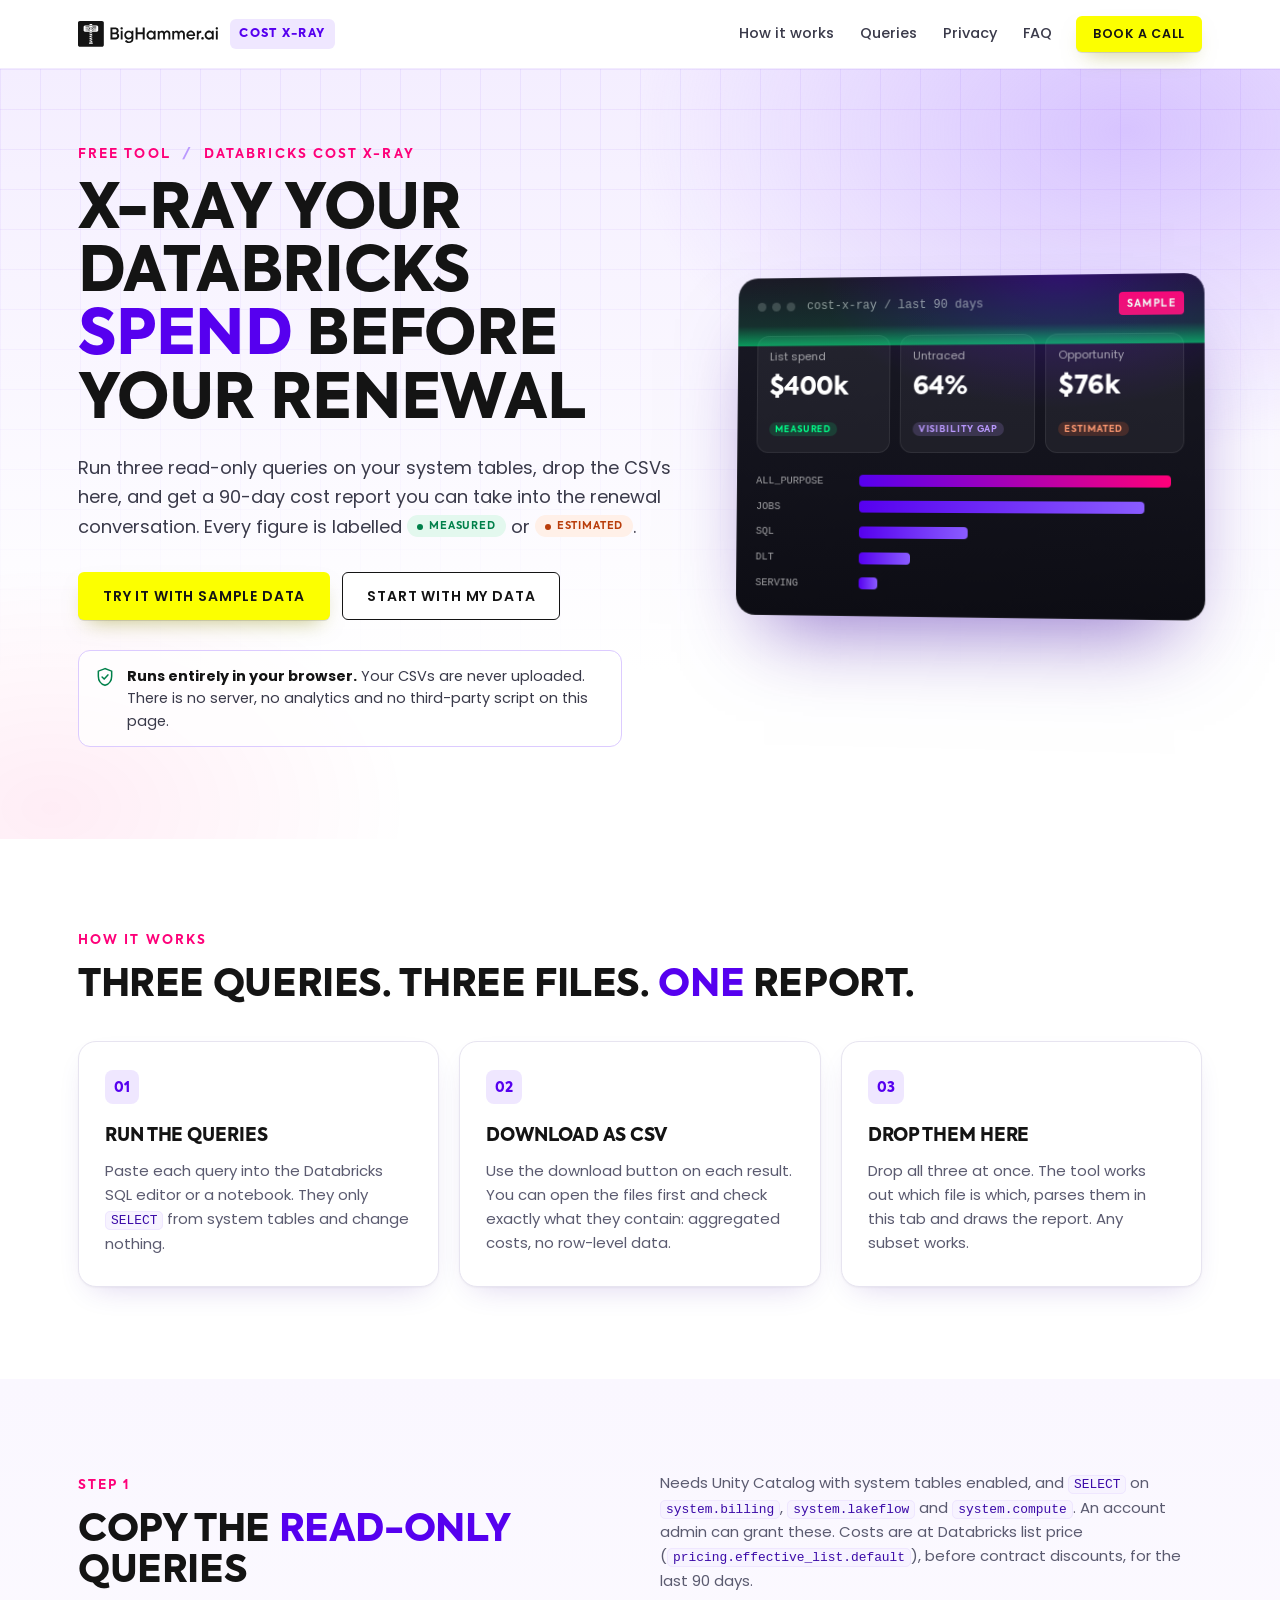
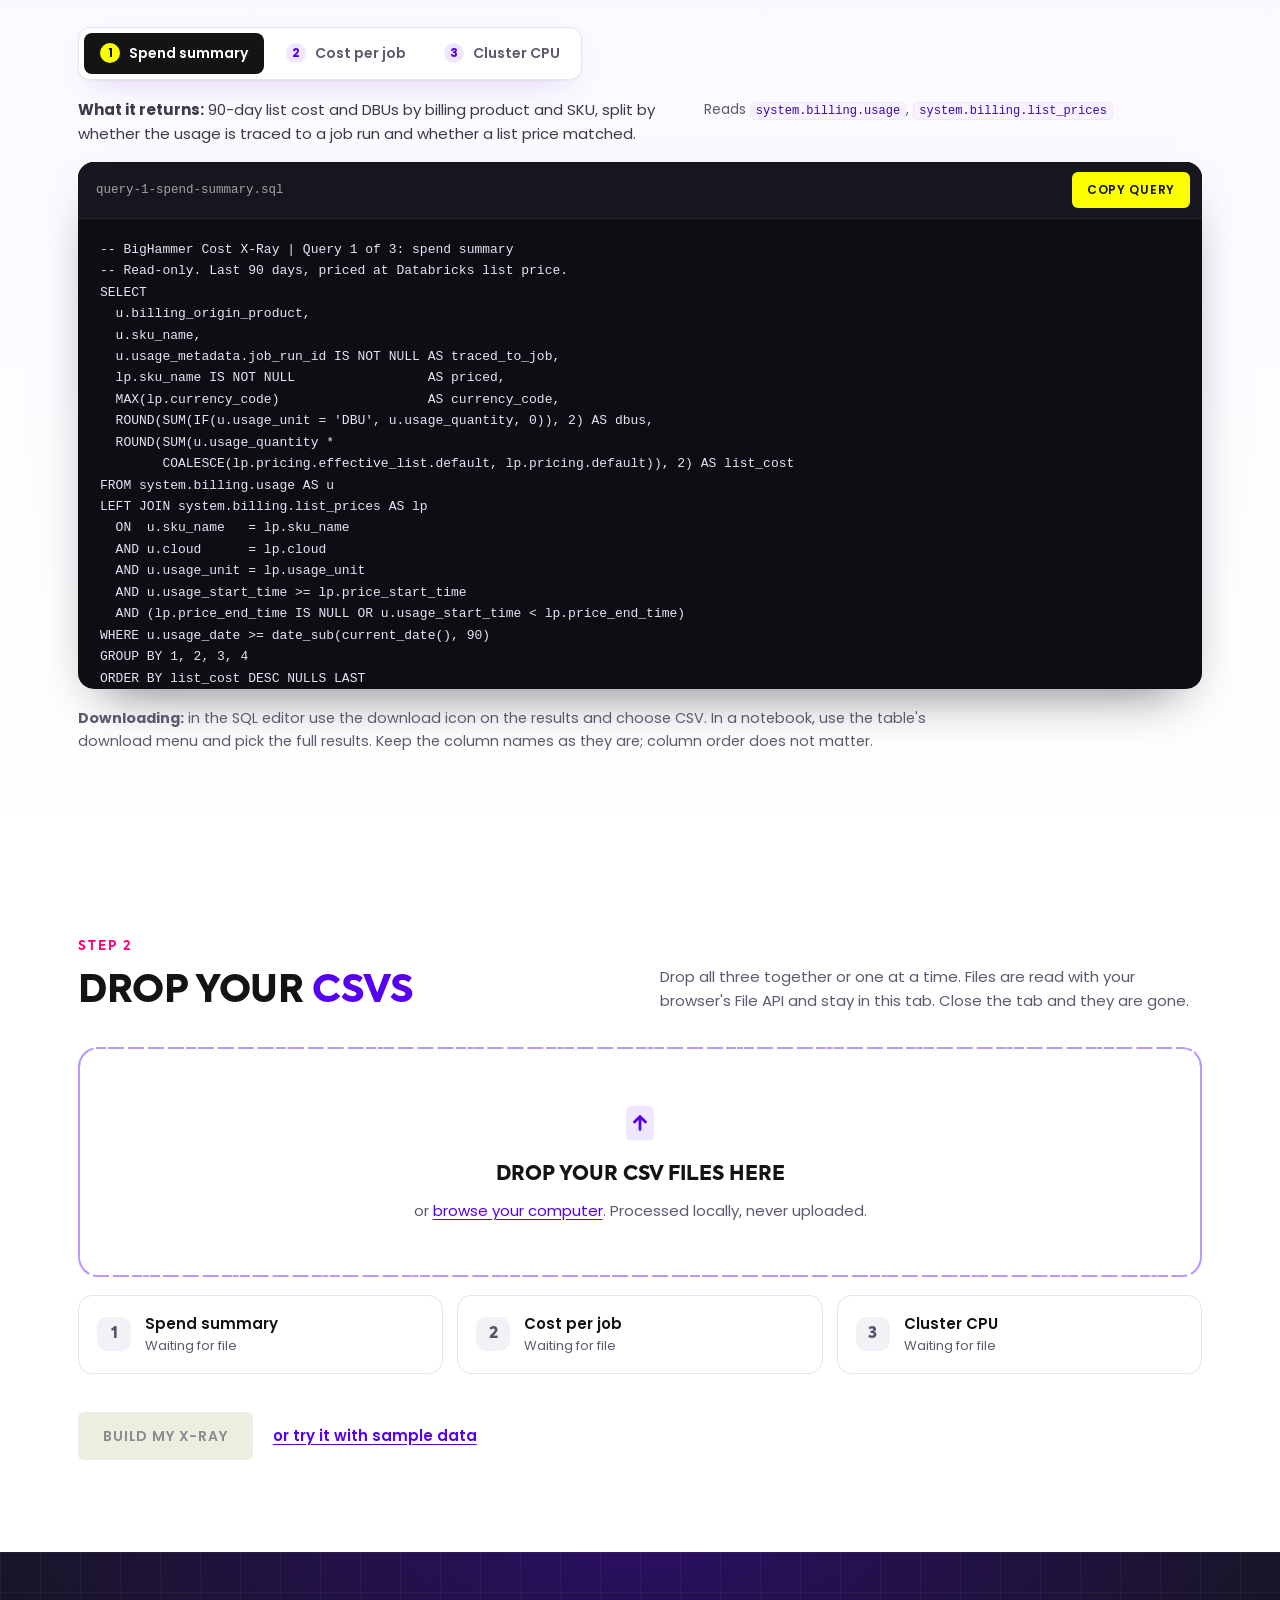
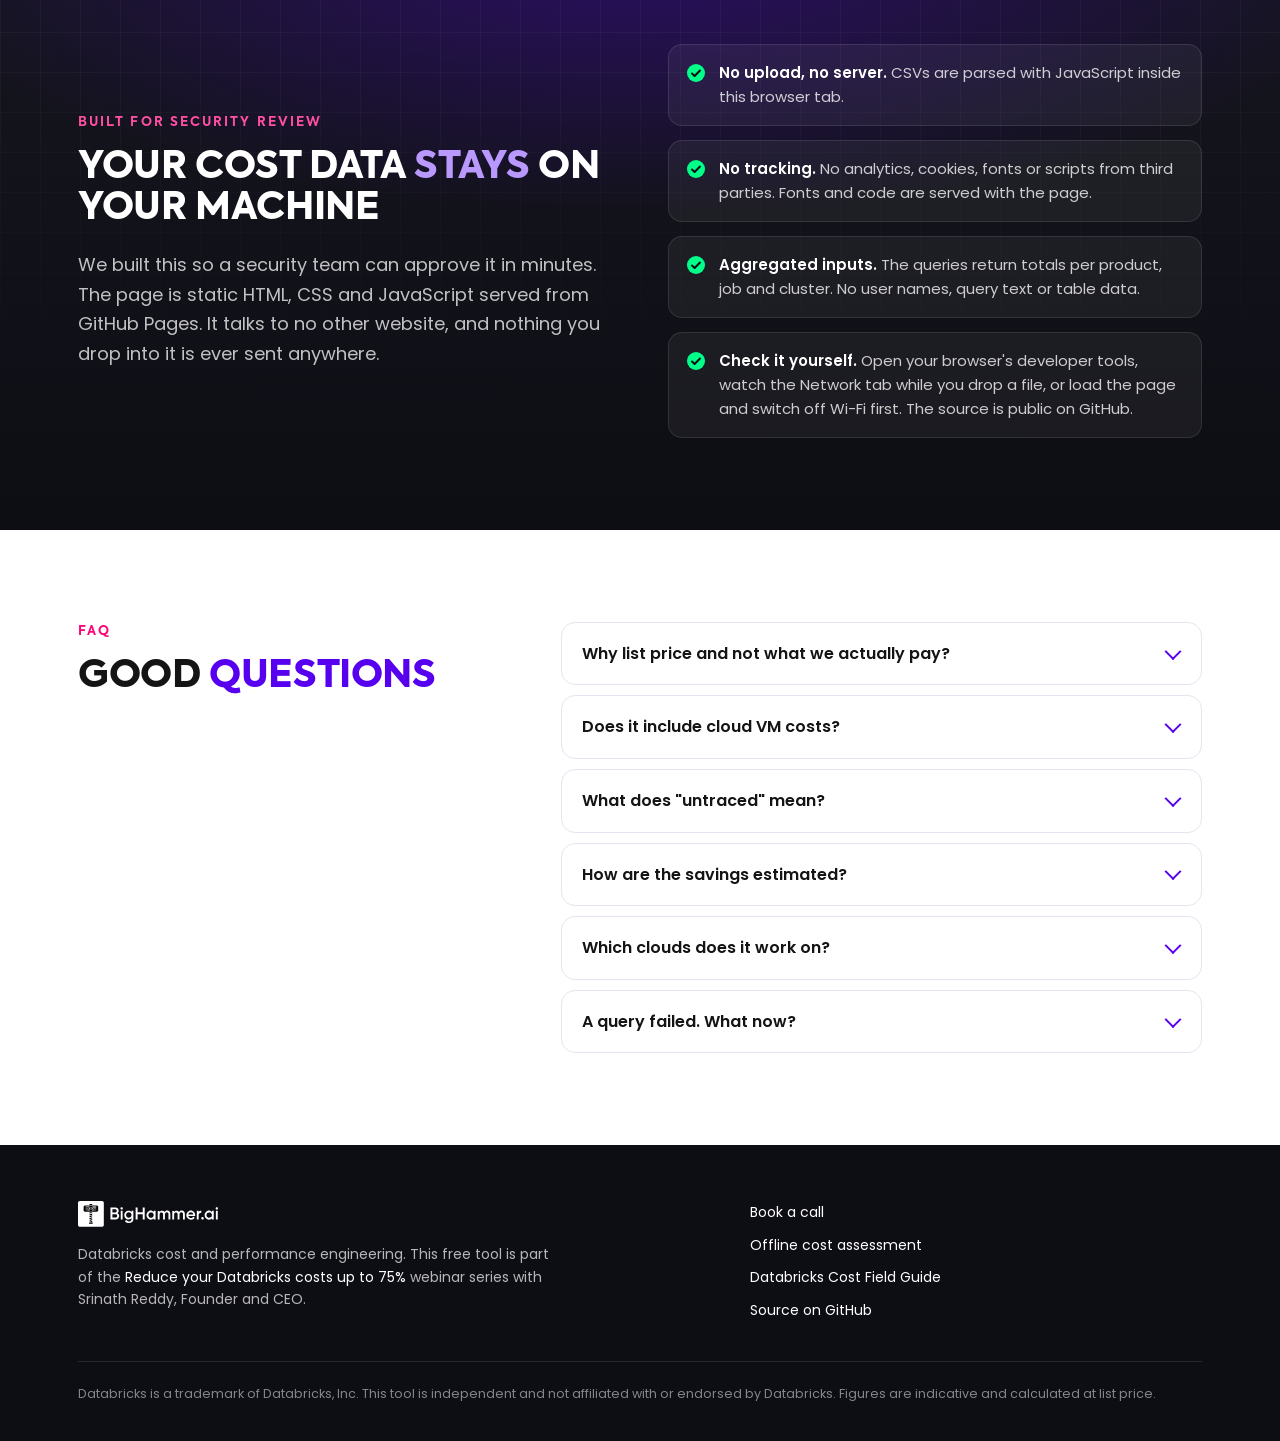
<file: index.html>
<!doctype html>
<html lang="en-GB">
<head>
<meta charset="utf-8">
<meta name="viewport" content="width=device-width,initial-scale=1">
<title>Databricks Cost X-Ray | Free 90-day cost report | BigHammer.ai</title>
<meta name="description" content="Run three read-only SQL queries on your Databricks system tables, drop the CSVs in, and get an instant 90-day cost report. Runs entirely in your browser: nothing is uploaded.">
<link rel="canonical" href="https://adisuja.github.io/bighammer-cost-xray/">
<meta property="og:type" content="website">
<meta property="og:site_name" content="BigHammer.ai">
<meta property="og:title" content="Databricks Cost X-Ray: a free 90-day cost report">
<meta property="og:description" content="Three read-only queries, three CSVs, one report. See spend by product, failed-run cost, scheduled jobs on All-Purpose compute and under-used clusters. Nothing leaves your browser.">
<meta property="og:url" content="https://adisuja.github.io/bighammer-cost-xray/">
<meta property="og:image" content="https://adisuja.github.io/bighammer-cost-xray/og.png">
<meta property="og:image:width" content="1200">
<meta property="og:image:height" content="630">
<meta property="og:image:alt" content="Databricks Cost X-Ray by BigHammer.ai: a free 90-day cost report that runs in your browser">
<meta name="twitter:card" content="summary_large_image">
<meta name="twitter:title" content="Databricks Cost X-Ray: a free 90-day cost report">
<meta name="twitter:description" content="Three read-only queries, three CSVs, one report. Nothing leaves your browser.">
<meta name="twitter:image" content="https://adisuja.github.io/bighammer-cost-xray/og.png">
<meta name="theme-color" content="#5600EF">
<link rel="icon" href="favicon.svg" type="image/svg+xml">
<link rel="icon" href="favicon-32.png" sizes="32x32" type="image/png">
<link rel="apple-touch-icon" href="apple-touch-icon.png">
<link rel="preload" href="brand/fonts/axiforma-800.woff2" as="font" type="font/woff2" crossorigin>
<link rel="preload" href="brand/fonts/poppins-400.woff2" as="font" type="font/woff2" crossorigin>
<link rel="stylesheet" href="brand/brand.css">
<link rel="stylesheet" href="assets/app.css">
</head>
<body>
<a class="skip" href="#main">Skip to content</a>

<div class="sample-ribbon" id="sampleRibbon" hidden role="status">
  <span class="sr-dot" aria-hidden="true"></span> SAMPLE DATA <span class="sr-sep" aria-hidden="true">/</span> <span class="sr-note">synthetic workloads, not a real account</span>
  <button type="button" class="sr-btn" data-action="reset">Use my own data</button>
</div>

<header class="nav" id="top">
  <div class="wrap nav-in">
    <a class="brand" href="./" aria-label="Databricks Cost X-Ray home">
      <img src="brand/bighammer-logo-dark.svg" alt="BigHammer.ai" width="150" height="28">
      <span class="brand-tool">Cost X-Ray</span>
    </a>
    <nav class="nav-links" aria-label="Page sections">
      <a href="#how">How it works</a>
      <a href="#queries">Queries</a>
      <a href="#privacy">Privacy</a>
      <a href="#faq">FAQ</a>
    </nav>
    <a class="btn btn-y btn-sm" href="https://bighammer.ai/book-demo/?utm_source=cost-xray&amp;utm_medium=lead-magnet&amp;utm_campaign=dbx-webinar-nurture-2026&amp;utm_content=nav-book-call">Book a call</a>
  </div>
</header>

<main id="main">
<!-- ================= LANDING ================= -->
<div id="landing">
  <section class="hero">
    <div class="grid-bg" aria-hidden="true"></div>
    <div class="wrap hero-in">
      <div class="hero-copy">
        <p class="eyebrow">Free tool <span class="dot" aria-hidden="true">/</span> Databricks Cost X-Ray</p>
        <h1 class="h1">X-ray your Databricks <em>spend</em> before your renewal</h1>
        <p class="lede">Run three read-only queries on your system tables, drop the CSVs here, and get a 90-day cost report you can take into the renewal conversation. Every figure is labelled <span class="chip chip-m">Measured</span> or <span class="chip chip-e">Estimated</span>.</p>
        <div class="hero-ctas">
          <button type="button" class="btn btn-y" data-action="sample">Try it with sample data</button>
          <a class="btn btn-ghost" href="#queries">Start with my data</a>
        </div>
        <div class="trust" id="trustline">
          <svg viewBox="0 0 24 24" width="20" height="20" aria-hidden="true"><path d="M12 2 4 5v6c0 5 3.4 9.4 8 11 4.6-1.6 8-6 8-11V5l-8-3Z" fill="none" stroke="currentColor" stroke-width="1.8"/><path d="m8.5 12 2.5 2.5 4.5-5" fill="none" stroke="currentColor" stroke-width="1.8" stroke-linecap="round" stroke-linejoin="round"/></svg>
          <p><strong>Runs entirely in your browser.</strong> Your CSVs are never uploaded. There is no server, no analytics and no third-party script on this page.</p>
        </div>
      </div>

      <div class="hero-visual" aria-hidden="true">
        <div class="xr">
          <div class="xr-top"><span class="xr-dots"><i></i><i></i><i></i></span><span class="xr-title">cost-x-ray / last 90 days</span><span class="xr-tag">SAMPLE</span></div>
          <div class="xr-kpis">
            <div><span class="xr-l">List spend</span><span class="xr-v">$400k</span><span class="xr-c m">Measured</span></div>
            <div><span class="xr-l">Untraced</span><span class="xr-v">64%</span><span class="xr-c g">Visibility gap</span></div>
            <div><span class="xr-l">Opportunity</span><span class="xr-v">$76k</span><span class="xr-c e">Estimated</span></div>
          </div>
          <div class="xr-bars">
            <div class="xr-row"><span>ALL_PURPOSE</span><b style="--w:96%" class="hot"></b></div>
            <div class="xr-row"><span>JOBS</span><b style="--w:88%"></b></div>
            <div class="xr-row"><span>SQL</span><b style="--w:34%"></b></div>
            <div class="xr-row"><span>DLT</span><b style="--w:16%"></b></div>
            <div class="xr-row"><span>SERVING</span><b style="--w:6%"></b></div>
          </div>
          <div class="xr-scan"></div>
        </div>
      </div>
    </div>
  </section>

  <section class="sec" id="how">
    <div class="wrap">
      <p class="eyebrow">How it works</p>
      <h2 class="h2">Three queries. Three files. <em>One</em> report.</h2>
      <ol class="steps">
        <li class="card step">
          <span class="step-n">01</span>
          <h3>Run the queries</h3>
          <p>Paste each query into the Databricks SQL editor or a notebook. They only <code>SELECT</code> from system tables and change nothing.</p>
        </li>
        <li class="card step">
          <span class="step-n">02</span>
          <h3>Download as CSV</h3>
          <p>Use the download button on each result. You can open the files first and check exactly what they contain: aggregated costs, no row-level data.</p>
        </li>
        <li class="card step">
          <span class="step-n">03</span>
          <h3>Drop them here</h3>
          <p>Drop all three at once. The tool works out which file is which, parses them in this tab and draws the report. Any subset works.</p>
        </li>
      </ol>
    </div>
  </section>

  <section class="sec sec-tint" id="queries">
    <div class="wrap">
      <div class="sec-head">
        <div>
          <p class="eyebrow">Step 1</p>
          <h2 class="h2">Copy the <em>read-only</em> queries</h2>
        </div>
        <p class="sec-note">Needs Unity Catalog with system tables enabled, and <code>SELECT</code> on <code>system.billing</code>, <code>system.lakeflow</code> and <code>system.compute</code>. An account admin can grant these. Costs are at Databricks list price (<code>pricing.effective_list.default</code>), before contract discounts, for the last 90 days.</p>
      </div>

      <div class="qtabs" role="tablist" aria-label="Queries">
        <button type="button" role="tab" id="tab-q1" aria-controls="panel-q1" aria-selected="true"><span class="qn">1</span> Spend summary</button>
        <button type="button" role="tab" id="tab-q2" aria-controls="panel-q2" aria-selected="false" tabindex="-1"><span class="qn">2</span> Cost per job</button>
        <button type="button" role="tab" id="tab-q3" aria-controls="panel-q3" aria-selected="false" tabindex="-1"><span class="qn">3</span> Cluster CPU</button>
      </div>

      <div class="qpanel" role="tabpanel" id="panel-q1" aria-labelledby="tab-q1" tabindex="0">
        <div class="qmeta">
          <p><strong>What it returns:</strong> 90-day list cost and DBUs by billing product and SKU, split by whether the usage is traced to a job run and whether a list price matched.</p>
          <p class="qreads">Reads <code>system.billing.usage</code>, <code>system.billing.list_prices</code></p>
        </div>
        <div class="code">
          <div class="code-bar"><span>query-1-spend-summary.sql</span><button type="button" class="copy" data-copy="q1">Copy query</button></div>
<pre><code id="q1">-- BigHammer Cost X-Ray | Query 1 of 3: spend summary
-- Read-only. Last 90 days, priced at Databricks list price.
SELECT
  u.billing_origin_product,
  u.sku_name,
  u.usage_metadata.job_run_id IS NOT NULL AS traced_to_job,
  lp.sku_name IS NOT NULL                 AS priced,
  MAX(lp.currency_code)                   AS currency_code,
  ROUND(SUM(IF(u.usage_unit = 'DBU', u.usage_quantity, 0)), 2) AS dbus,
  ROUND(SUM(u.usage_quantity *
        COALESCE(lp.pricing.effective_list.default, lp.pricing.default)), 2) AS list_cost
FROM system.billing.usage AS u
LEFT JOIN system.billing.list_prices AS lp
  ON  u.sku_name   = lp.sku_name
  AND u.cloud      = lp.cloud
  AND u.usage_unit = lp.usage_unit
  AND u.usage_start_time &gt;= lp.price_start_time
  AND (lp.price_end_time IS NULL OR u.usage_start_time &lt; lp.price_end_time)
WHERE u.usage_date &gt;= date_sub(current_date(), 90)
GROUP BY 1, 2, 3, 4
ORDER BY list_cost DESC NULLS LAST</code></pre>
        </div>
      </div>

      <div class="qpanel" role="tabpanel" id="panel-q2" aria-labelledby="tab-q2" tabindex="0" hidden>
        <div class="qmeta">
          <p><strong>What it returns:</strong> one row per job: measured 90-day list cost, runs, failed or timed-out runs and their cost, serverless cost and how many runs were scheduled. Jobs on all-purpose clusters are billed to the cluster, not the job, so it also estimates that spend (<code>ap_cluster_cost</code>) from the clusters their scheduled tasks ran on.</p>
          <p class="qreads">Reads <code>system.billing.usage</code>, <code>system.billing.list_prices</code>, <code>system.lakeflow.job_run_timeline</code>, <code>system.lakeflow.job_task_run_timeline</code>, <code>system.lakeflow.jobs</code>, <code>system.compute.clusters</code></p>
        </div>
        <div class="code">
          <div class="code-bar"><span>query-2-cost-per-job.sql</span><button type="button" class="copy" data-copy="q2">Copy query</button></div>
<pre><code id="q2">-- BigHammer Cost X-Ray | Query 2 of 3: cost per job
-- Read-only. Last 90 days, priced at Databricks list price.
-- Jobs on all-purpose clusters are billed to the cluster, not the job
-- (usage_metadata.job_id is empty for them), so ap_cluster_cost estimates
-- that spend from the clusters their scheduled tasks ran on.
WITH runs AS (
  -- runs over 1 hour span several rows; take the final state of each run
  SELECT workspace_id, job_id, run_id,
         MAX_BY(result_state, period_end_time) FILTER (WHERE result_state IS NOT NULL) AS result_state,
         MAX(trigger_type) AS trigger_type
  FROM system.lakeflow.job_run_timeline
  WHERE period_start_time &gt;= date_sub(current_date(), 90)
  GROUP BY 1, 2, 3
),
priced AS (
  SELECT u.*, u.usage_quantity * COALESCE(lp.pricing.effective_list.default, lp.pricing.default) AS cost
  FROM system.billing.usage AS u
  JOIN system.billing.list_prices AS lp
    ON  u.sku_name   = lp.sku_name
    AND u.cloud      = lp.cloud
    AND u.usage_unit = lp.usage_unit
    AND u.usage_start_time &gt;= lp.price_start_time
    AND (lp.price_end_time IS NULL OR u.usage_start_time &lt; lp.price_end_time)
  WHERE u.usage_date &gt;= date_sub(current_date(), 90)
),
run_cost AS (
  -- measured: usage tagged with a job run (job compute and serverless)
  SELECT workspace_id, usage_metadata.job_id AS job_id, usage_metadata.job_run_id AS run_id,
         SUM(cost) AS list_cost,
         SUM(IF(sku_name LIKE '%ALL_PURPOSE%' AND sku_name NOT LIKE '%SERVERLESS%', cost, 0)) AS all_purpose_cost,
         SUM(IF(sku_name LIKE '%SERVERLESS%', cost, 0)) AS serverless_cost
  FROM priced
  WHERE usage_metadata.job_id IS NOT NULL
  GROUP BY 1, 2, 3
),
latest_clusters AS (
  SELECT workspace_id, cluster_id, cluster_source
  FROM system.compute.clusters
  QUALIFY ROW_NUMBER() OVER (PARTITION BY workspace_id, cluster_id ORDER BY change_time DESC) = 1
),
task_compute AS (
  SELECT workspace_id, job_id, job_run_id, period_start_time, period_end_time,
         explode(compute_ids) AS cluster_id
  FROM system.lakeflow.job_task_run_timeline
  WHERE period_start_time &gt;= date_sub(current_date(), 90)
),
ap_task_slices AS (
  -- scheduled task runs on all-purpose clusters (created in the UI or API), one row per hour touched
  SELECT tc.workspace_id, tc.job_id, tc.cluster_id,
         explode(sequence(date_trunc('HOUR', tc.period_start_time),
                          date_trunc('HOUR', tc.period_end_time), INTERVAL 1 HOUR)) AS usage_hour
  FROM task_compute AS tc
  JOIN runs AS r
    ON tc.workspace_id = r.workspace_id AND tc.job_id = r.job_id AND tc.job_run_id = r.run_id
  JOIN latest_clusters AS c
    ON tc.workspace_id = c.workspace_id AND tc.cluster_id = c.cluster_id
  WHERE r.trigger_type IN ('CRON', 'PERIODIC', 'CONTINUOUS', 'FILE_ARRIVAL', 'TABLE')
    AND c.cluster_source IN ('UI', 'API')
),
ap_hours AS (
  SELECT DISTINCT workspace_id, job_id, cluster_id, usage_hour FROM ap_task_slices
),
ap_cluster_hour_cost AS (
  SELECT workspace_id, usage_metadata.cluster_id AS cluster_id,
         date_trunc('HOUR', usage_start_time) AS usage_hour, SUM(cost) AS cost
  FROM priced
  WHERE sku_name LIKE '%ALL_PURPOSE%' AND sku_name NOT LIKE '%SERVERLESS%'
    AND usage_metadata.cluster_id IS NOT NULL
  GROUP BY 1, 2, 3
),
ap_alloc AS (
  -- estimated upper bound: the cluster's cost in each hour a scheduled task ran on it,
  -- split evenly between jobs sharing that hour so no dollar is counted twice
  SELECT h.workspace_id, h.job_id, SUM(chc.cost / h.jobs_in_hour) AS ap_cluster_cost
  FROM (SELECT *, COUNT(*) OVER (PARTITION BY workspace_id, cluster_id, usage_hour) AS jobs_in_hour
        FROM ap_hours) AS h
  JOIN ap_cluster_hour_cost AS chc
    ON h.workspace_id = chc.workspace_id AND h.cluster_id = chc.cluster_id AND h.usage_hour = chc.usage_hour
  GROUP BY 1, 2
),
job_runs AS (
  SELECT r.workspace_id, r.job_id,
    COUNT(*) AS runs,
    COUNT_IF(r.result_state IN ('FAILED', 'TIMED_OUT', 'ERROR')) AS failed_runs,
    COUNT_IF(r.trigger_type IN ('CRON', 'PERIODIC', 'CONTINUOUS', 'FILE_ARRIVAL', 'TABLE')) AS scheduled_runs,
    SUM(COALESCE(rc.list_cost, 0)) AS list_cost,
    SUM(IF(r.result_state IN ('FAILED', 'TIMED_OUT', 'ERROR'), COALESCE(rc.list_cost, 0), 0)) AS failed_cost,
    SUM(COALESCE(rc.all_purpose_cost, 0)) AS all_purpose_cost,
    SUM(COALESCE(rc.serverless_cost, 0))  AS serverless_cost
  FROM runs AS r
  LEFT JOIN run_cost AS rc
    ON r.workspace_id = rc.workspace_id AND r.job_id = rc.job_id AND r.run_id = rc.run_id
  GROUP BY 1, 2
),
jobs AS (
  -- system.lakeflow.jobs is slowly changing: keep the latest row per job
  SELECT workspace_id, job_id, name
  FROM system.lakeflow.jobs
  QUALIFY ROW_NUMBER() OVER (PARTITION BY workspace_id, job_id ORDER BY change_time DESC) = 1
)
SELECT
  jr.workspace_id,
  jr.job_id,
  COALESCE(j.name, CONCAT('job ', jr.job_id)) AS job_name,
  jr.runs,
  jr.failed_runs,
  jr.scheduled_runs,
  ROUND(jr.list_cost, 2)        AS list_cost,
  ROUND(jr.failed_cost, 2)      AS failed_cost,
  ROUND(jr.all_purpose_cost, 2) AS all_purpose_cost,
  ROUND(jr.serverless_cost, 2)  AS serverless_cost,
  ROUND(COALESCE(a.ap_cluster_cost, 0), 2) AS ap_cluster_cost
FROM job_runs AS jr
LEFT JOIN ap_alloc AS a ON jr.workspace_id = a.workspace_id AND jr.job_id = a.job_id
LEFT JOIN jobs AS j     ON jr.workspace_id = j.workspace_id AND jr.job_id = j.job_id
WHERE jr.list_cost &gt; 0 OR a.ap_cluster_cost &gt; 0
ORDER BY jr.list_cost + COALESCE(a.ap_cluster_cost, 0) DESC
LIMIT 1000</code></pre>
        </div>
      </div>

      <div class="qpanel" role="tabpanel" id="panel-q3" aria-labelledby="tab-q3" tabindex="0" hidden>
        <div class="qmeta">
          <p><strong>What it returns:</strong> one row per cluster with at least 30 minutes of worker activity: hours observed, average and 95th percentile worker CPU (user plus system), cluster name, source and 90-day list cost.</p>
          <p class="qreads">Reads <code>system.compute.node_timeline</code>, <code>system.compute.clusters</code>, <code>system.billing.usage</code>, <code>system.billing.list_prices</code>. Scans per-minute node data, so a small SQL warehouse may take a minute or two.</p>
        </div>
        <div class="code">
          <div class="code-bar"><span>query-3-cluster-cpu.sql</span><button type="button" class="copy" data-copy="q3">Copy query</button></div>
<pre><code id="q3">-- BigHammer Cost X-Ray | Query 3 of 3: cluster CPU utilisation
-- Read-only. Worker nodes only, last 90 days, per-minute samples.
WITH cpu AS (
  SELECT
    workspace_id,
    cluster_id,
    COUNT(DISTINCT date_trunc('MINUTE', start_time)) / 60.0 AS hours_observed,
    COUNT(*) / 60.0                                           AS worker_node_hours,
    AVG(cpu_user_percent + cpu_system_percent)                AS avg_cpu_percent,
    PERCENTILE_APPROX(cpu_user_percent + cpu_system_percent, 0.95) AS p95_cpu_percent
  FROM system.compute.node_timeline
  WHERE start_time &gt;= date_sub(current_date(), 90)
    AND driver = false
  GROUP BY 1, 2
  HAVING COUNT(DISTINCT date_trunc('MINUTE', start_time)) &gt;= 30
),
clusters AS (
  -- system.compute.clusters is slowly changing: keep the latest row per cluster
  SELECT workspace_id, cluster_id, cluster_name, cluster_source, worker_node_type
  FROM system.compute.clusters
  QUALIFY ROW_NUMBER() OVER (PARTITION BY workspace_id, cluster_id ORDER BY change_time DESC) = 1
),
cluster_cost AS (
  SELECT
    u.workspace_id,
    u.usage_metadata.cluster_id AS cluster_id,
    SUM(u.usage_quantity * COALESCE(lp.pricing.effective_list.default, lp.pricing.default)) AS list_cost
  FROM system.billing.usage AS u
  JOIN system.billing.list_prices AS lp
    ON  u.sku_name   = lp.sku_name
    AND u.cloud      = lp.cloud
    AND u.usage_unit = lp.usage_unit
    AND u.usage_start_time &gt;= lp.price_start_time
    AND (lp.price_end_time IS NULL OR u.usage_start_time &lt; lp.price_end_time)
  WHERE u.usage_date &gt;= date_sub(current_date(), 90)
    AND u.usage_metadata.cluster_id IS NOT NULL
  GROUP BY 1, 2
)
SELECT
  c.workspace_id,
  c.cluster_id,
  cl.cluster_name,
  cl.cluster_source,
  cl.worker_node_type,
  ROUND(c.hours_observed, 1)    AS hours_observed,
  ROUND(c.worker_node_hours, 1) AS worker_node_hours,
  ROUND(c.avg_cpu_percent, 1)   AS avg_cpu_percent,
  ROUND(c.p95_cpu_percent, 1)   AS p95_cpu_percent,
  ROUND(COALESCE(cc.list_cost, 0), 2) AS list_cost
FROM cpu AS c
LEFT JOIN clusters AS cl
  ON c.workspace_id = cl.workspace_id AND c.cluster_id = cl.cluster_id
LEFT JOIN cluster_cost AS cc
  ON c.workspace_id = cc.workspace_id AND c.cluster_id = cc.cluster_id
ORDER BY list_cost DESC
LIMIT 1000</code></pre>
        </div>
      </div>
      <p class="tip"><strong>Downloading:</strong> in the SQL editor use the download icon on the results and choose CSV. In a notebook, use the table's download menu and pick the full results. Keep the column names as they are; column order does not matter.</p>
    </div>
  </section>

  <section class="sec" id="drop">
    <div class="wrap">
      <div class="sec-head">
        <div>
          <p class="eyebrow">Step 2</p>
          <h2 class="h2">Drop your <em>CSVs</em></h2>
        </div>
        <p class="sec-note">Drop all three together or one at a time. Files are read with your browser's File API and stay in this tab. Close the tab and they are gone.</p>
      </div>

      <div class="dropzone" id="dropzone">
        <input type="file" id="fileInput" accept=".csv,text/csv,.txt" multiple class="vh">
        <label for="fileInput" class="dz-in" id="dzLabel">
          <svg viewBox="0 0 48 48" width="44" height="44" aria-hidden="true"><rect x="9" y="5" width="30" height="38" rx="5" fill="#EFE7FF"/><path d="M24 31V17m0 0-6 6m6-6 6 6" fill="none" stroke="#5600EF" stroke-width="3" stroke-linecap="round" stroke-linejoin="round"/></svg>
          <span class="dz-title">Drop your CSV files here</span>
          <span class="dz-sub">or <u>browse your computer</u>. Processed locally, never uploaded.</span>
        </label>
      </div>

      <ul class="slots" id="slots">
        <li class="slot" data-kind="spend"><span class="slot-n">1</span><div><b>Spend summary</b><span class="slot-s">Waiting for file</span></div></li>
        <li class="slot" data-kind="jobs"><span class="slot-n">2</span><div><b>Cost per job</b><span class="slot-s">Waiting for file</span></div></li>
        <li class="slot" data-kind="cpu"><span class="slot-n">3</span><div><b>Cluster CPU</b><span class="slot-s">Waiting for file</span></div></li>
      </ul>
      <div class="msgs" id="msgs" role="alert" aria-live="assertive"></div>
      <div class="drop-actions">
        <button type="button" class="btn btn-y" id="buildBtn" data-action="build" disabled>Build my X-Ray</button>
        <button type="button" class="btn btn-link" data-action="sample">or try it with sample data</button>
      </div>
    </div>
  </section>

  <section class="sec sec-dark" id="privacy">
    <div class="grid-bg dark" aria-hidden="true"></div>
    <div class="wrap priv">
      <div>
        <p class="eyebrow">Built for security review</p>
        <h2 class="h2">Your cost data <em>stays</em> on your machine</h2>
        <p class="lede">We built this so a security team can approve it in minutes. The page is static HTML, CSS and JavaScript served from GitHub Pages. It talks to no other website, and nothing you drop into it is ever sent anywhere.</p>
      </div>
      <ul class="priv-list">
        <li><b>No upload, no server.</b> CSVs are parsed with JavaScript inside this browser tab.</li>
        <li><b>No tracking.</b> No analytics, cookies, fonts or scripts from third parties. Fonts and code are served with the page.</li>
        <li><b>Aggregated inputs.</b> The queries return totals per product, job and cluster. No user names, query text or table data.</li>
        <li><b>Check it yourself.</b> Open your browser's developer tools, watch the Network tab while you drop a file, or load the page and switch off Wi-Fi first. The source is public on GitHub.</li>
      </ul>
    </div>
  </section>

  <section class="sec" id="faq">
    <div class="wrap faq">
      <div>
        <p class="eyebrow">FAQ</p>
        <h2 class="h2">Good <em>questions</em></h2>
      </div>
      <div class="faq-list">
        <details><summary>Why list price and not what we actually pay?</summary><p>System tables expose list prices, not your negotiated rates. List price is a consistent baseline for comparing workloads. If you have a committed-use discount, your invoice will be lower, but the proportions in this report still hold.</p></details>
        <details><summary>Does it include cloud VM costs?</summary><p>No. Databricks system tables record DBUs, not the EC2, Azure VM or GCE charges for classic compute. On classic clusters the cloud bill can be as large as the DBU bill, so the true cost of an idle cluster is usually higher than shown here.</p></details>
        <details><summary>What does "untraced" mean?</summary><p>Usage with no job run attached: interactive notebooks, SQL warehouses, pipelines, model serving and similar. It is not waste. It is spend this report cannot attribute to a job, which makes it a visibility gap to close before anyone can judge it.</p></details>
        <details><summary>How are the savings estimated?</summary><p>Two transparent rules, shown next to each figure. Moving scheduled jobs off All-Purpose compute uses the price ratio between Jobs and All-Purpose compute. Right-sizing under-used clusters assumes you could shrink a cluster until its 95th percentile CPU reaches 60%, capped at half its cost. The two are applied in sequence so no dollar is counted twice.</p></details>
        <details><summary>Which clouds does it work on?</summary><p>AWS, Azure and Google Cloud. The tables and columns are the same. Only the default price ratio differs slightly by cloud, tier and region, and you can edit it in the report.</p></details>
        <details><summary>A query failed. What now?</summary><p>Most failures are permissions: ask an account admin to grant <code>SELECT</code> on the system schemas. If <code>system.lakeflow</code> or <code>system.compute</code> is not available in your account, run the queries you can. The report renders with any subset of the three files.</p></details>
      </div>
    </div>
  </section>
</div>

<!-- ================= REPORT ================= -->
<div id="report" hidden tabindex="-1"></div>
</main>

<footer class="foot-site">
  <div class="wrap foot-in">
    <div class="foot-brand">
      <img src="brand/bighammer-logo-light.svg" alt="BigHammer.ai" width="150" height="28">
      <p>Databricks cost and performance engineering. This free tool is part of the <em>Reduce your Databricks costs up to 75%</em> webinar series with Srinath Reddy, Founder and CEO.</p>
    </div>
    <ul class="foot-links">
      <li><a href="https://bighammer.ai/book-demo/?utm_source=cost-xray&amp;utm_medium=lead-magnet&amp;utm_campaign=dbx-webinar-nurture-2026&amp;utm_content=footer-book-call">Book a call</a></li>
      <li><a href="https://assessment.bighammerops.com/?utm_source=cost-xray&amp;utm_medium=lead-magnet&amp;utm_campaign=dbx-webinar-nurture-2026&amp;utm_content=footer-assessment">Offline cost assessment</a></li>
      <li><a href="https://adisuja.github.io/bighammer-cost-field-guide/?utm_source=cost-xray&amp;utm_medium=lead-magnet&amp;utm_campaign=dbx-webinar-nurture-2026&amp;utm_content=footer-field-guide">Databricks Cost Field Guide</a></li>
      <li><a href="https://github.com/adisuja/bighammer-cost-xray">Source on GitHub</a></li>
    </ul>
    <p class="foot-legal">Databricks is a trademark of Databricks, Inc. This tool is independent and not affiliated with or endorsed by Databricks. Figures are indicative and calculated at list price.</p>
  </div>
</footer>

<div class="toast" id="toast" role="status" aria-live="polite"></div>
<script src="assets/sample.js"></script>
<script src="assets/app.js"></script>
</body>
</html>
</file>
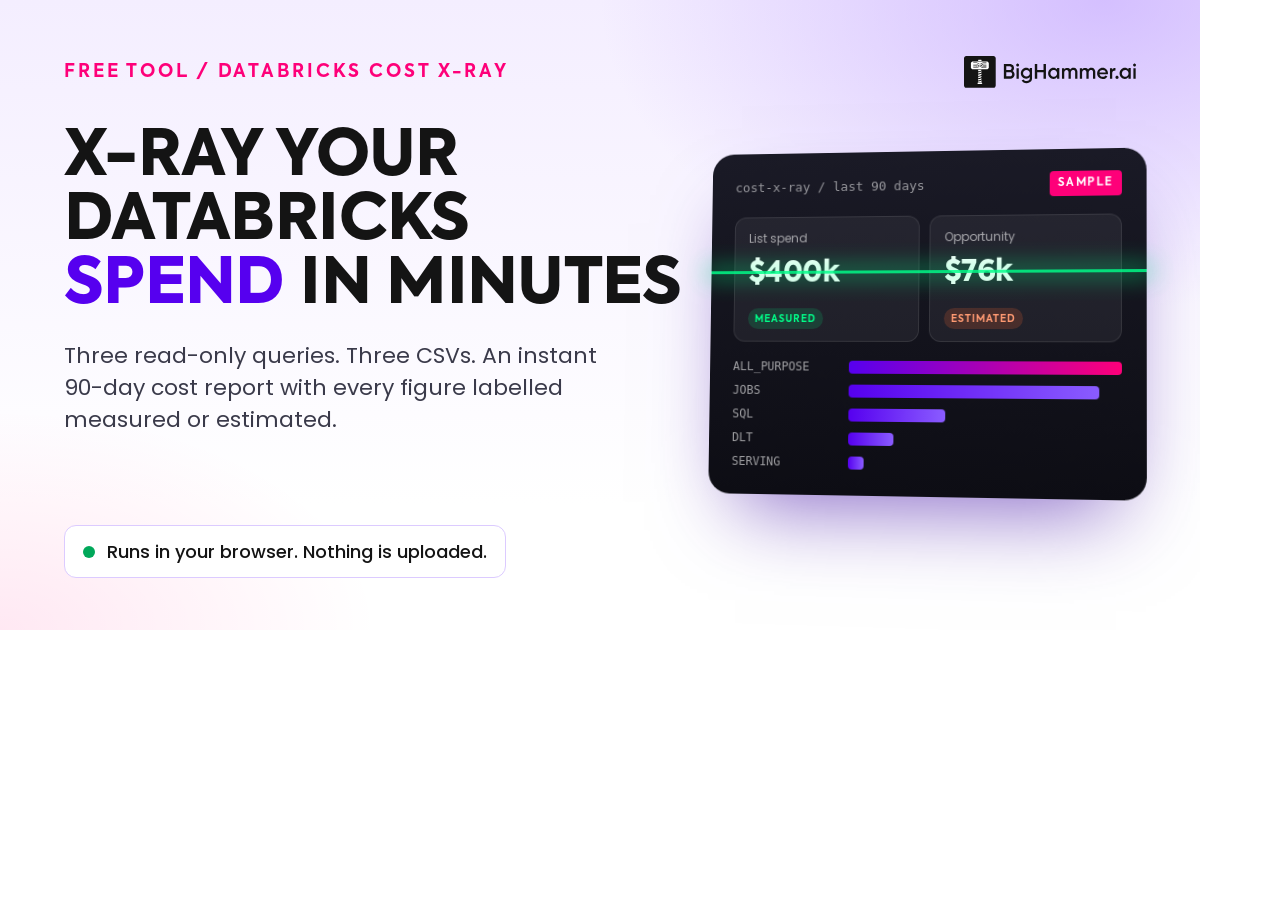
<file: dev/og.html>
<!doctype html>
<html lang="en-GB"><head><meta charset="utf-8">
<link rel="stylesheet" href="../brand/brand.css">
<style>
html,body{margin:0;width:1200px;height:630px;overflow:hidden}
.og{position:relative;width:1200px;height:630px;overflow:hidden;padding:56px 64px;background:
  radial-gradient(60% 70% at 92% 0%,rgba(186,153,255,.55),transparent 70%),
  radial-gradient(45% 50% at 0% 100%,rgba(254,0,121,.09),transparent 70%),
  linear-gradient(180deg,#F4EEFF 0%,#FFFFFF 80%)}
.grid{position:absolute;inset:0;background-image:linear-gradient(rgba(86,0,239,.06) 1px,transparent 1px),linear-gradient(90deg,rgba(86,0,239,.06) 1px,transparent 1px);background-size:40px 40px;-webkit-mask-image:linear-gradient(180deg,#000,transparent 85%)}
.og>*{position:relative}
.row{display:flex;justify-content:space-between;align-items:center}
.ey{font-family:var(--font-display);font-weight:700;font-size:18px;letter-spacing:.16em;text-transform:uppercase;color:var(--magenta)}
.logo{height:32px}
h1{font-family:var(--font-display);font-weight:800;text-transform:uppercase;font-size:64px;line-height:1.0;letter-spacing:-.01em;margin-top:38px;max-width:620px}
h1 em{font-style:normal;color:var(--violet)}
p.s{font-size:22px;line-height:1.45;color:#3A3A4A;margin-top:22px;max-width:560px}
.trust{position:absolute;left:64px;bottom:52px;display:flex;gap:12px;align-items:center;background:#fff;border:1px solid var(--lav-200);border-radius:12px;padding:12px 18px;font-size:18px;color:#141414;font-weight:500}
.trust i{width:12px;height:12px;border-radius:50%;background:var(--green)}
.xr{position:absolute;right:56px;top:150px;width:440px;background:linear-gradient(180deg,#1A1A26,#0D0D14);border-radius:22px;padding:22px 24px 26px;color:#fff;box-shadow:0 40px 80px -30px rgba(54,0,160,.6);transform:perspective(1400px) rotateY(-8deg) rotateX(3deg)}
.top{display:flex;align-items:center;gap:10px;font-family:var(--font-mono);font-size:13px;color:rgba(255,255,255,.55);margin-bottom:18px}
.tag{margin-left:auto;font-family:var(--font-display);font-weight:700;font-size:11px;letter-spacing:.14em;background:var(--magenta);padding:4px 8px 3px;border-radius:4px;color:#fff}
.k{display:grid;grid-template-columns:repeat(2,1fr);gap:10px;margin-bottom:18px}
.k div{background:rgba(255,255,255,.06);border:1px solid rgba(255,255,255,.09);border-radius:12px;padding:12px 14px}
.k span{display:block;font-size:12px;color:rgba(255,255,255,.6)}
.k b{display:block;font-family:var(--font-display);font-weight:800;font-size:30px;letter-spacing:-.02em;margin:2px 0 6px}
.c{font-style:normal;font-family:var(--font-display);font-weight:700;font-size:10px;letter-spacing:.1em;text-transform:uppercase;padding:3px 7px 2px;border-radius:999px;display:inline-block}
.m{background:rgba(0,255,137,.14);color:#00FF89}.e{background:rgba(255,106,54,.18);color:#FF9A72}
.bars{display:grid;gap:10px}
.r{display:grid;grid-template-columns:110px 1fr;gap:10px;align-items:center;font-family:var(--font-mono);font-size:12px;color:rgba(255,255,255,.6)}
.r b{height:13px;border-radius:4px;background:linear-gradient(90deg,#5600EF,#8A5CFF)}
.r b.h{background:linear-gradient(90deg,#5600EF,#FE0079)}
.scan{position:absolute;left:0;right:0;top:120px;height:3px;background:#00FF89;box-shadow:0 0 22px 6px rgba(0,255,137,.45);opacity:.85}
</style></head>
<body><div class="og"><div class="grid"></div>
<div class="row"><span class="ey">Free tool / Databricks Cost X-Ray</span><img class="logo" src="../brand/bighammer-logo-dark.svg" alt=""></div>
<h1>X-ray your Databricks <em>spend</em> in minutes</h1>
<p class="s">Three read-only queries. Three CSVs. An instant 90-day cost report with every figure labelled measured or estimated.</p>
<div class="trust"><i></i>Runs in your browser. Nothing is uploaded.</div>
<div class="xr"><div class="top">cost-x-ray / last 90 days<span class="tag">SAMPLE</span></div>
<div class="k"><div><span>List spend</span><b>$400k</b><em class="c m">Measured</em></div><div><span>Opportunity</span><b>$76k</b><em class="c e">Estimated</em></div></div>
<div class="bars"><div class="r"><span>ALL_PURPOSE</span><b class="h" style="width:100%"></b></div><div class="r"><span>JOBS</span><b style="width:92%"></b></div><div class="r"><span>SQL</span><b style="width:36%"></b></div><div class="r"><span>DLT</span><b style="width:17%"></b></div><div class="r"><span>SERVING</span><b style="width:6%"></b></div></div>
<div class="scan"></div></div>
</div></body></html>
</file>
<file: brand/brand.css>
/* BigHammer.ai visual system for the webinar nurture sequence.
   Source of truth: Figma "BigHammer Webiste_Glenn" (TD9z8ciTPCECHOm8FffX6c) as implemented on bighammer.ai,
   computed styles captured 2026-10-05. Headlines Axiforma 800 uppercase, body Poppins. */
@font-face{font-family:Axiforma;src:url(fonts/axiforma-400.woff2) format("woff2");font-weight:400}
@font-face{font-family:Axiforma;src:url(fonts/axiforma-500.woff2) format("woff2");font-weight:500}
@font-face{font-family:Axiforma;src:url(fonts/axiforma-600.woff2) format("woff2");font-weight:600}
@font-face{font-family:Axiforma;src:url(fonts/axiforma-700.woff2) format("woff2");font-weight:700}
@font-face{font-family:Axiforma;src:url(fonts/axiforma-800.woff2) format("woff2");font-weight:800}
@font-face{font-family:Poppins;src:url(fonts/poppins-400.woff2) format("woff2");font-weight:400}
@font-face{font-family:Poppins;src:url(fonts/poppins-500.woff2) format("woff2");font-weight:500}
@font-face{font-family:Poppins;src:url(fonts/poppins-600.woff2) format("woff2");font-weight:600}
@font-face{font-family:Poppins;src:url(fonts/poppins-700.woff2) format("woff2");font-weight:700}
@font-face{font-family:Poppins;src:url(fonts/poppins-800.woff2) format("woff2");font-weight:800}

:root{
  /* core (bighammer.ai computed) */
  --ink:#141414;          /* body text, dark buttons */
  --night:#0D0D14;        /* dark sections */
  --night-2:#16161F;
  --paper:#FFFFFF;
  --violet:#5600EF;       /* primary accent: highlighted headline word, key shapes */
  --magenta:#FE0079;      /* brand accent: eyebrows, brand name, single hot callout */
  --yellow:#FCFF00;       /* CTA buttons, marker highlight */
  --neon:#00FF89;         /* positive on dark */
  --green:#00A85A;        /* savings / measured-good on light (only for savings) */
  --red:#E2231A;          /* waste / failure */
  --orange:#FF6A36;       /* warning, cost pain */
  --sky:#54BAEF;          /* neutral data series */
  --lime:#B7FF6E;
  /* lavender family (hero gradients, cards) */
  --lav-50:#F7F3FF; --lav-100:#EFE7FF; --lav-200:#DCCBFF; --lav-300:#BA99FF; --lav-500:#8A5CFF;
  --grey-50:#F6F6F8; --grey-100:#F2F2F6; --grey-200:#E4E4EA; --grey-400:#9A9AAE; --grey-600:#55556A;
  --radius:18px; --radius-sm:12px;
  --shadow:0 18px 40px -18px rgba(54,0,160,.28), 0 2px 6px rgba(20,20,20,.06);
  --font-display:Axiforma, Poppins, sans-serif;
  --font-body:Poppins, sans-serif;
  --font-mono:"SF Mono", ui-monospace, Menlo, monospace;
}
*{box-sizing:border-box;margin:0;padding:0}
html,body{background:#fff}
body{font-family:var(--font-body);color:var(--ink);-webkit-font-smoothing:antialiased}

/* ---- email hero canvas: 1200px wide (displays at 600px in email, 2x retina) ---- */
.canvas{position:relative;width:1200px;overflow:hidden;background:var(--paper);padding:64px 72px 0}
.canvas.light{background:
  radial-gradient(70% 55% at 85% 0%, rgba(186,153,255,.45), transparent 70%),
  radial-gradient(60% 50% at 0% 100%, rgba(254,0,121,.10), transparent 70%),
  linear-gradient(180deg,#F4EEFF 0%,#FFFFFF 62%)}
.canvas.dark{background:
  radial-gradient(130% 70% at 50% 0%, rgba(86,0,239,.38), transparent 60%),
  linear-gradient(180deg,#16161F,#0D0D14);color:#fff}
.canvas .grid-bg{position:absolute;inset:0;pointer-events:none;
  background-image:linear-gradient(rgba(86,0,239,.06) 1px,transparent 1px),linear-gradient(90deg,rgba(86,0,239,.06) 1px,transparent 1px);
  background-size:40px 40px;mask-image:linear-gradient(180deg,#000 0%,transparent 75%)}
.canvas.dark .grid-bg{background-image:linear-gradient(rgba(255,255,255,.05) 1px,transparent 1px),linear-gradient(90deg,rgba(255,255,255,.05) 1px,transparent 1px)}
.canvas > *{position:relative}

/* header row: eyebrow left, logo right */
.top{display:flex;justify-content:space-between;align-items:center;margin-bottom:26px}
.eyebrow{font-family:var(--font-display);font-weight:700;font-size:22px;letter-spacing:.14em;text-transform:uppercase;color:var(--magenta)}
.eyebrow .sep{color:var(--lav-300);margin:0 10px}
.logo{height:38px}
.dark .eyebrow{color:#FF4FA3}

h1.headline{font-family:var(--font-display);font-weight:800;text-transform:uppercase;font-size:58px;line-height:1.04;letter-spacing:-.01em;color:var(--ink);max-width:1000px}
h1.headline em{font-style:normal;color:var(--violet)}
.dark h1.headline{color:#fff}
.dark h1.headline em{color:var(--lav-300)}
.sub{font-size:27px;line-height:1.45;color:var(--grey-600);margin-top:16px;max-width:960px}
.dark .sub{color:rgba(255,255,255,.72)}
.mark{background:linear-gradient(transparent 58%, var(--yellow) 58%);padding:0 4px}

/* cards */
.card{background:#fff;border:1px solid var(--grey-200);border-radius:var(--radius);box-shadow:var(--shadow)}
.card.lav{background:var(--lav-50);border-color:var(--lav-200)}
.dark .card{background:rgba(255,255,255,.06);border-color:rgba(255,255,255,.12);box-shadow:none}
.chip{display:inline-flex;align-items:center;gap:8px;font-family:var(--font-display);font-weight:700;font-size:18px;letter-spacing:.08em;text-transform:uppercase;padding:8px 16px;border-radius:999px;background:var(--lav-100);color:var(--violet)}
.chip.measured{background:#E3F8EE;color:#00804A}
.chip.estimated{background:#FFF0E8;color:#C2410C}
.chip.waste{background:#FDE7E6;color:var(--red)}
.chip.dark{background:var(--ink);color:#fff}
.num{font-family:var(--font-display);font-weight:800;letter-spacing:-.02em}
.mono{font-family:var(--font-mono)}
.label{font-size:22px;color:var(--grey-600)}

/* footer strip */
.foot{display:flex;justify-content:space-between;align-items:center;margin:40px -72px 0;padding:22px 72px;border-top:1px solid var(--grey-200);font-size:21px;color:var(--grey-600);background:rgba(255,255,255,.7)}
.foot b{color:var(--ink);font-weight:600}
.dark .foot{border-color:rgba(255,255,255,.1);background:rgba(0,0,0,.25);color:rgba(255,255,255,.6)}
.dark .foot b{color:#fff}
.foot .src{font-family:var(--font-mono);font-size:18px;color:var(--violet)}
.dark .foot .src{color:var(--lav-300)}
.illustrative{font-size:18px;letter-spacing:.06em;text-transform:uppercase;color:var(--grey-400)}

.btn{display:inline-block;font-family:var(--font-body);font-weight:600;font-size:20px;letter-spacing:.04em;text-transform:uppercase;padding:18px 30px;border-radius:6px;background:var(--yellow);color:var(--ink)}
.btn.dark{background:var(--ink);color:#fff}
</file>
<file: assets/app.css>
/* Databricks Cost X-Ray: app styles. Tokens come from brand/brand.css. */
:root{
  --wrap:1180px;
  --ink-2:#3A3A4A;
  --muted:#5B5B70;
  --line:#E7E4F0;
  --card-shadow:0 1px 2px rgba(20,20,20,.04),0 12px 32px -14px rgba(54,0,160,.20);
  --card-shadow-hi:0 1px 2px rgba(20,20,20,.05),0 22px 48px -18px rgba(54,0,160,.32);
  --green-ink:#00804A; --green-bg:#E3F8EE;
  --orange-ink:#B93D0B; --orange-bg:#FFF0E8;
  --red-ink:#C11D15; --red-bg:#FDE9E8;
  --focus:0 0 0 3px #fff,0 0 0 5px var(--violet);
}
html{scroll-behavior:smooth;scroll-padding-top:84px}
@media (prefers-reduced-motion:reduce){html{scroll-behavior:auto}*{animation:none!important;transition:none!important}}
body{font-size:16px;line-height:1.6;color:var(--ink);background:#fff;text-rendering:optimizeLegibility}
img{display:block;max-width:100%}
a{color:var(--violet)}
code{font-family:var(--font-mono);font-size:.86em;background:var(--lav-50);border:1px solid var(--lav-100);border-radius:5px;padding:1px 5px;color:#3B0AA8;word-break:break-word}
:focus-visible{outline:none;box-shadow:var(--focus);border-radius:6px}
.vh{position:absolute!important;width:1px;height:1px;overflow:hidden;clip:rect(0 0 0 0);white-space:nowrap}
.skip{position:absolute;left:12px;top:-60px;z-index:100;background:var(--ink);color:#fff;padding:10px 16px;border-radius:6px;text-decoration:none}
.skip:focus{top:12px}
.wrap{max-width:var(--wrap);margin:0 auto;padding:0 28px}
[hidden]{display:none!important}

/* ---------- type ---------- */
.eyebrow{font-family:var(--font-display);font-weight:700;font-size:13px;letter-spacing:.16em;text-transform:uppercase;color:var(--magenta);margin-bottom:14px}
.eyebrow .dot{color:var(--lav-300);margin:0 6px}
.h1,.h2,.h3{font-family:var(--font-display);font-weight:800;text-transform:uppercase;letter-spacing:-.01em;color:var(--ink)}
.h1 em,.h2 em,.h3 em{font-style:normal;color:var(--violet)}
.h1{font-size:clamp(36px,5.2vw,62px);line-height:1.02;max-width:12.5em}
.h2{font-size:clamp(26px,3.2vw,38px);line-height:1.08}
.h3{font-size:20px;line-height:1.15}
.lede{font-size:18px;line-height:1.65;color:var(--ink-2);max-width:36em;margin-top:20px}

/* ---------- buttons & chips ---------- */
.btn{display:inline-flex;align-items:center;justify-content:center;gap:8px;font-family:var(--font-body);font-weight:600;font-size:14px;letter-spacing:.06em;text-transform:uppercase;line-height:1;padding:16px 24px;border-radius:6px;border:1.5px solid transparent;cursor:pointer;text-decoration:none;transition:transform .15s ease,box-shadow .15s ease,background .15s}
.btn-y{background:var(--yellow);color:var(--ink);box-shadow:0 1px 0 rgba(20,20,20,.12),0 10px 22px -10px rgba(140,140,0,.55)}
.btn-y:hover{transform:translateY(-1px);box-shadow:0 1px 0 rgba(20,20,20,.12),0 14px 26px -10px rgba(140,140,0,.6)}
.btn-y:disabled{background:#EEEEE0;color:#8A8A90;box-shadow:none;cursor:not-allowed;transform:none}
.btn-dark{background:var(--ink);color:#fff}
.btn-dark:hover{background:#2A2A35}
.btn-ghost{background:#fff;color:var(--ink);border-color:var(--ink)}
.btn-ghost:hover{background:var(--ink);color:#fff}
.btn-outline-l{background:transparent;color:#fff;border-color:rgba(255,255,255,.5)}
.btn-outline-l:hover{background:#fff;color:var(--ink)}
.btn-link{background:none;border:0;color:var(--violet);text-transform:none;letter-spacing:0;font-size:15px;padding:12px 6px;text-decoration:underline;text-underline-offset:3px}
.btn-sm{padding:11px 16px;font-size:12.5px}
.chip{display:inline-flex;align-items:center;gap:6px;font-family:var(--font-display);font-weight:700;font-size:11px;letter-spacing:.08em;text-transform:uppercase;line-height:1;padding:6px 10px 5px;border-radius:999px;white-space:nowrap;vertical-align:middle}
.chip::before{content:"";width:6px;height:6px;border-radius:50%;background:currentColor}
.chip-m{background:var(--green-bg);color:var(--green-ink)}
.chip-e{background:var(--orange-bg);color:var(--orange-ink)}
.chip-g{background:var(--lav-100);color:var(--violet)}
.chip-w{background:var(--red-bg);color:var(--red-ink)}
.chip-n{background:var(--grey-100);color:var(--grey-600)}
.chip-n::before{display:none}

/* ---------- sample ribbon ---------- */
.sample-ribbon{position:sticky;top:0;z-index:60;display:flex;align-items:center;justify-content:center;gap:10px;flex-wrap:wrap;background:var(--magenta);color:#fff;font-family:var(--font-display);font-weight:700;font-size:12.5px;letter-spacing:.14em;padding:8px 16px;text-align:center}
.sr-dot{width:8px;height:8px;border-radius:50%;background:var(--yellow)}
.sr-sep{opacity:.5}
.sr-note{font-family:var(--font-body);font-weight:500;letter-spacing:.02em;text-transform:none;font-size:13px;opacity:.95}
.sr-btn{margin-left:8px;background:#fff;color:var(--ink);border:0;border-radius:5px;font:600 11.5px var(--font-body);letter-spacing:.06em;text-transform:uppercase;padding:6px 10px;cursor:pointer}

/* ---------- nav ---------- */
.nav{position:sticky;top:0;z-index:50;background:rgba(255,255,255,.82);backdrop-filter:saturate(1.6) blur(14px);-webkit-backdrop-filter:saturate(1.6) blur(14px);border-bottom:1px solid rgba(86,0,239,.08)}
body.has-ribbon .nav{top:37px}
.nav-in{display:flex;align-items:center;gap:24px;height:68px}
.brand{display:flex;align-items:center;gap:12px;text-decoration:none;color:var(--ink)}
.brand img{height:26px;width:auto}
.brand-tool{font-family:var(--font-display);font-weight:800;font-size:12px;letter-spacing:.12em;text-transform:uppercase;color:var(--violet);background:var(--lav-100);padding:6px 9px 5px;border-radius:6px}
.nav-links{display:flex;gap:26px;margin-left:auto}
.nav-links a{color:var(--ink-2);text-decoration:none;font-size:14.5px;font-weight:500}
.nav-links a:hover{color:var(--violet)}

/* ---------- hero ---------- */
.hero{position:relative;overflow:hidden;background:
  radial-gradient(55% 60% at 88% 8%,rgba(186,153,255,.50),transparent 70%),
  radial-gradient(40% 45% at 4% 96%,rgba(254,0,121,.07),transparent 70%),
  linear-gradient(180deg,#F4EEFF 0%,#FFFFFF 78%);padding:76px 0 92px}
.grid-bg{position:absolute;inset:0;pointer-events:none;background-image:linear-gradient(rgba(86,0,239,.06) 1px,transparent 1px),linear-gradient(90deg,rgba(86,0,239,.06) 1px,transparent 1px);background-size:40px 40px;-webkit-mask-image:linear-gradient(180deg,#000,transparent 80%);mask-image:linear-gradient(180deg,#000,transparent 80%)}
.grid-bg.dark{background-image:linear-gradient(rgba(255,255,255,.045) 1px,transparent 1px),linear-gradient(90deg,rgba(255,255,255,.045) 1px,transparent 1px)}
.hero-in{position:relative;display:grid;grid-template-columns:1.12fr .88fr;gap:56px;align-items:center}
.hero-ctas{display:flex;gap:12px;flex-wrap:wrap;margin-top:30px}
.lede .chip{font-size:10.5px;transform:translateY(-2px)}
.trust{display:flex;gap:12px;align-items:flex-start;margin-top:30px;padding:14px 16px;background:rgba(255,255,255,.75);border:1px solid var(--lav-200);border-radius:12px;max-width:34em;color:var(--green-ink)}
.trust svg{flex:none;margin-top:2px}
.trust p{color:var(--ink-2);font-size:14.5px;line-height:1.55}
.trust strong{color:var(--ink)}

.xr{position:relative;overflow:hidden;background:linear-gradient(180deg,#1A1A26,#0D0D14);border-radius:20px;padding:18px 20px 24px;color:#fff;box-shadow:0 40px 80px -30px rgba(54,0,160,.55),0 0 0 1px rgba(255,255,255,.06) inset;transform:perspective(1400px) rotateY(-6deg) rotateX(2deg)}
.xr::after{content:"";position:absolute;inset:0;background:radial-gradient(80% 60% at 70% 0%,rgba(86,0,239,.35),transparent 65%);pointer-events:none}
.xr>*{position:relative;z-index:1}
.xr-top{display:flex;align-items:center;gap:12px;font-family:var(--font-mono);font-size:12px;color:rgba(255,255,255,.55);margin-bottom:18px}
.xr-dots{display:flex;gap:6px}.xr-dots i{width:9px;height:9px;border-radius:50%;background:rgba(255,255,255,.18)}
.xr-tag{margin-left:auto;font-family:var(--font-display);font-weight:700;font-size:10px;letter-spacing:.14em;background:var(--magenta);color:#fff;padding:4px 8px 3px;border-radius:4px}
.xr-kpis{display:grid;grid-template-columns:repeat(3,1fr);gap:10px;margin-bottom:20px}
.xr-kpis>div{background:rgba(255,255,255,.05);border:1px solid rgba(255,255,255,.08);border-radius:12px;padding:12px}
.xr-l{display:block;font-size:11px;color:rgba(255,255,255,.6)}
.xr-v{display:block;font-family:var(--font-display);font-weight:800;font-size:26px;letter-spacing:-.02em;margin:2px 0 6px}
.xr-c{font-family:var(--font-display);font-weight:700;font-size:9px;letter-spacing:.1em;text-transform:uppercase;padding:3px 6px 2px;border-radius:999px}
.xr-c.m{background:rgba(0,255,137,.14);color:var(--neon)}.xr-c.e{background:rgba(255,106,54,.18);color:#FF9A72}.xr-c.g{background:rgba(186,153,255,.18);color:var(--lav-300)}
.xr-bars{display:grid;gap:9px}
.xr-row{display:grid;grid-template-columns:96px 1fr;align-items:center;gap:10px;font-family:var(--font-mono);font-size:10.5px;color:rgba(255,255,255,.6)}
.xr-row b{display:block;height:12px;width:var(--w);border-radius:4px;background:linear-gradient(90deg,#5600EF,#8A5CFF)}
.xr-row b.hot{background:linear-gradient(90deg,#5600EF,#FE0079)}
.xr-scan{position:absolute!important;left:0;right:0;top:0;height:70px;z-index:2!important;background:linear-gradient(180deg,transparent,rgba(0,255,137,.10) 70%,rgba(0,255,137,.55) 98%,transparent);animation:scan 4.5s cubic-bezier(.6,0,.4,1) infinite;pointer-events:none}
@keyframes scan{0%{transform:translateY(-80px)}60%{transform:translateY(330px)}100%{transform:translateY(330px)}}

/* ---------- sections ---------- */
.sec{position:relative;padding:92px 0}
.sec-tint{background:linear-gradient(180deg,#FAF7FF,#fff)}
.sec-dark{background:radial-gradient(90% 70% at 50% 0%,rgba(86,0,239,.32),transparent 65%),linear-gradient(180deg,#16161F,#0D0D14);color:#fff;overflow:hidden}
.sec-dark .h2{color:#fff}.sec-dark .h2 em{color:var(--lav-300)}
.sec-dark .eyebrow{color:#FF4FA3}
.sec-dark .lede{color:rgba(255,255,255,.74)}
.sec-head{display:grid;grid-template-columns:1fr 1fr;gap:40px;align-items:end;margin-bottom:34px}
.sec-note{color:var(--muted);font-size:15px}
.card{background:#fff;border:1px solid var(--line);border-radius:var(--radius);box-shadow:var(--card-shadow)}

.steps{list-style:none;display:grid;grid-template-columns:repeat(3,1fr);gap:20px;margin-top:34px}
.step{padding:28px 26px 30px;position:relative}
.step-n{font-family:var(--font-display);font-weight:800;font-size:14px;color:var(--violet);background:var(--lav-100);border-radius:8px;padding:7px 9px 5px;display:inline-block;margin-bottom:18px}
.step h3{font-family:var(--font-display);font-weight:800;text-transform:uppercase;font-size:18px;letter-spacing:-.005em;margin-bottom:8px}
.step p{color:var(--muted);font-size:15px}

/* queries */
.qtabs{display:flex;gap:6px;background:#fff;border:1px solid var(--line);border-radius:12px;padding:5px;width:max-content;max-width:100%;overflow-x:auto;box-shadow:var(--card-shadow)}
.qtabs [role=tab]{display:flex;align-items:center;gap:9px;border:0;background:none;font:600 14px var(--font-body);color:var(--muted);padding:10px 16px;border-radius:8px;cursor:pointer;white-space:nowrap}
.qtabs [role=tab][aria-selected=true]{background:var(--ink);color:#fff}
.qn{display:inline-grid;place-items:center;width:20px;height:20px;border-radius:50%;background:var(--lav-100);color:var(--violet);font-size:11.5px;font-weight:700}
[aria-selected=true] .qn{background:var(--yellow);color:var(--ink)}
.qpanel{margin-top:18px}
.qpanel:focus-visible{border-radius:14px}
.qmeta{display:grid;grid-template-columns:1.2fr 1fr;gap:28px;margin-bottom:16px;font-size:15px;color:var(--ink-2)}
.qreads{color:var(--muted);font-size:14px}
.code{background:#0D0D14;border-radius:16px;overflow:hidden;box-shadow:0 24px 50px -24px rgba(13,13,20,.6)}
.code-bar{display:flex;align-items:center;justify-content:space-between;gap:12px;padding:10px 12px 10px 18px;background:#16161F;border-bottom:1px solid rgba(255,255,255,.07);font-family:var(--font-mono);font-size:12.5px;color:rgba(255,255,255,.6)}
.copy{display:inline-flex;align-items:center;gap:6px;background:var(--yellow);color:var(--ink);border:0;border-radius:6px;font:600 12px var(--font-body);letter-spacing:.06em;text-transform:uppercase;padding:9px 13px;cursor:pointer;min-width:118px;justify-content:center}
.copy.ok{background:var(--neon)}
.code pre{margin:0;padding:20px 22px 24px;overflow:auto;max-height:470px;font-family:var(--font-mono);font-size:13px;line-height:1.65;color:#E6E3F5;tab-size:2}
.code pre code{background:none;border:0;padding:0;color:inherit;font-size:inherit;word-break:normal}
.tip{margin-top:18px;font-size:14.5px;color:var(--muted);max-width:60em}

/* dropzone */
.dropzone{position:relative;border-radius:20px;background:
  linear-gradient(#fff,#fff) padding-box,
  repeating-linear-gradient(90deg,var(--lav-300) 0 10px,transparent 10px 18px) border-box;border:2px dashed var(--lav-300);transition:background .2s,border-color .2s,transform .2s}
.dropzone.over{border-color:var(--violet);background:var(--lav-50);transform:scale(1.005)}
.dz-in{display:flex;flex-direction:column;align-items:center;gap:8px;padding:52px 24px;cursor:pointer;text-align:center;border-radius:18px}
.dz-title{font-family:var(--font-display);font-weight:800;text-transform:uppercase;font-size:20px;margin-top:6px}
.dz-sub{color:var(--muted);font-size:15px}
.dz-sub u{color:var(--violet);text-underline-offset:3px}
#fileInput:focus-visible+.dz-in{box-shadow:var(--focus)}
.slots{list-style:none;display:grid;grid-template-columns:repeat(3,1fr);gap:14px;margin-top:18px}
.slot{display:flex;align-items:center;gap:14px;padding:16px 18px;background:#fff;border:1px solid var(--line);border-radius:14px}
.slot b{display:block;font-weight:600;font-size:15px}
.slot-s{display:block;font-size:13px;color:var(--muted);word-break:break-word}
.slot-n{flex:none;display:grid;place-items:center;width:34px;height:34px;border-radius:10px;background:var(--grey-100);color:var(--grey-600);font-family:var(--font-display);font-weight:800}
.slot.ok{border-color:#9FE3C1;background:#F4FCF8}
.slot.ok .slot-n{background:var(--green);color:#fff}
.slot.ok .slot-s{color:var(--green-ink)}
.slot.bad{border-color:#F6B9B5;background:#FFF7F6}
.slot.bad .slot-n{background:var(--red);color:#fff}
.msgs{margin-top:14px;display:grid;gap:8px}
.msg{display:flex;gap:10px;align-items:flex-start;padding:12px 16px;border-radius:12px;font-size:14.5px;line-height:1.5}
.msg.err{background:var(--red-bg);color:#7A120D;border:1px solid #F6B9B5}
.msg.warn{background:var(--orange-bg);color:#7A2E0A;border:1px solid #FFD2BC}
.msg.info{background:var(--lav-50);color:#2E0C80;border:1px solid var(--lav-200)}
.msg b{font-weight:600}
.drop-actions{display:flex;align-items:center;gap:14px;flex-wrap:wrap;margin-top:24px}

/* privacy & faq */
.priv{position:relative;display:grid;grid-template-columns:1fr 1fr;gap:56px;align-items:center}
.priv-list{list-style:none;display:grid;gap:14px}
.priv-list li{background:rgba(255,255,255,.05);border:1px solid rgba(255,255,255,.1);border-radius:14px;padding:16px 18px 16px 50px;position:relative;color:rgba(255,255,255,.78);font-size:15px}
.priv-list li::before{content:"";position:absolute;left:18px;top:19px;width:18px;height:18px;border-radius:50%;background:var(--neon) url("data:image/svg+xml,%3Csvg xmlns='http://www.w3.org/2000/svg' viewBox='0 0 18 18'%3E%3Cpath d='m5 9.5 2.6 2.5L13 6.5' fill='none' stroke='%230D0D14' stroke-width='2' stroke-linecap='round' stroke-linejoin='round'/%3E%3C/svg%3E")}
.priv-list b{color:#fff;font-weight:600}
.faq{display:grid;grid-template-columns:.8fr 1.2fr;gap:56px}
.faq-list{display:grid;gap:10px}
details{background:#fff;border:1px solid var(--line);border-radius:14px;padding:0 20px;transition:box-shadow .2s}
details[open]{box-shadow:var(--card-shadow)}
summary{cursor:pointer;list-style:none;padding:18px 30px 18px 0;font-weight:600;position:relative}
summary::-webkit-details-marker{display:none}
summary::after{content:"";position:absolute;right:2px;top:50%;width:10px;height:10px;border-right:2px solid var(--violet);border-bottom:2px solid var(--violet);transform:translateY(-70%) rotate(45deg);transition:transform .2s}
details[open] summary::after{transform:translateY(-30%) rotate(-135deg)}
details p{padding:0 0 18px;color:var(--muted);font-size:15px}

/* footer */
.foot-site{background:#0D0D14;color:rgba(255,255,255,.7);padding:56px 0 40px;font-size:14px}
.foot-in{display:grid;grid-template-columns:1.4fr 1fr;gap:40px}
.foot-brand img{height:26px;width:auto;margin-bottom:16px}
.foot-brand p{max-width:34em}
.foot-brand em{font-style:normal;color:#fff}
.foot-links{list-style:none;display:grid;gap:10px;align-content:start}
.foot-links a{color:#fff;text-decoration:none}
.foot-links a:hover{color:var(--yellow)}
.foot-legal{grid-column:1/-1;border-top:1px solid rgba(255,255,255,.1);padding-top:22px;font-size:12.5px;color:rgba(255,255,255,.5)}

.toast{visibility:hidden;opacity:0;position:fixed;left:50%;bottom:28px;transform:translate(-50%,120px);background:var(--ink);color:#fff;padding:12px 18px;border-radius:10px;font-size:14px;box-shadow:0 18px 40px -12px rgba(0,0,0,.4);transition:transform .25s ease;z-index:90}
.toast.show{visibility:visible;opacity:1;transform:translate(-50%,0)}

/* =================== REPORT =================== */
#report{outline:none}
.r-hero{position:relative;overflow:hidden;background:
  radial-gradient(50% 70% at 90% 0%,rgba(186,153,255,.45),transparent 70%),
  linear-gradient(180deg,#F4EEFF,#fff 90%);padding:44px 0 34px}
.r-toolbar{display:flex;align-items:center;gap:10px;flex-wrap:wrap;margin-bottom:30px}
.r-toolbar .sp{flex:1}
.tb-btn{display:inline-flex;align-items:center;gap:8px;background:#fff;border:1px solid var(--line);color:var(--ink);font:600 13px var(--font-body);letter-spacing:.04em;text-transform:uppercase;padding:11px 15px;border-radius:6px;cursor:pointer;box-shadow:0 1px 2px rgba(20,20,20,.04)}
.tb-btn:hover{border-color:var(--violet);color:var(--violet)}
.tb-btn svg{width:16px;height:16px}
.nw{white-space:nowrap}
.r-title-row .h1{max-width:none}
.r-title-row{position:relative}
.r-meta{display:flex;flex-wrap:wrap;gap:8px;margin-top:16px}
.r-legend{display:flex;flex-wrap:wrap;gap:10px 24px;font-size:13px;color:var(--muted);background:rgba(255,255,255,.8);border:1px solid var(--line);border-radius:12px;padding:10px 14px;margin-top:18px}
.r-legend div{display:flex;gap:10px;align-items:center}
.sample-flag{margin-right:10px;display:inline-flex;align-items:center;gap:8px;background:var(--magenta);color:#fff;font-family:var(--font-display);font-weight:700;font-size:12px;letter-spacing:.14em;padding:7px 11px 6px;border-radius:6px}

.r-body{padding:10px 0 80px}
.kpis{display:grid;grid-template-columns:repeat(4,1fr);gap:16px;margin-top:-6px}
.kpi{padding:22px 22px 20px;display:flex;flex-direction:column;gap:6px;min-width:0}
.kpi-top{display:flex;justify-content:space-between;align-items:center;gap:8px;flex-wrap:wrap}
.kpi-l{font-size:13.5px;color:var(--muted);font-weight:500}
.kpi-v{font-family:var(--font-display);font-weight:800;font-size:clamp(28px,2.6vw,36px);letter-spacing:-.025em;line-height:1.1;margin-top:8px;font-variant-numeric:tabular-nums}
.kpi-s{font-size:13.5px;color:var(--muted);line-height:1.45}
.kpi.k-save{background:linear-gradient(180deg,#fff,#FFF8F4);border-color:#FFD9C7}
.kpi.k-save .kpi-v{color:var(--orange-ink)}
.kpi.k-waste .kpi-v{color:var(--red-ink)}
.kpi.na .kpi-v{color:var(--grey-400);font-size:22px}

.r-grid{display:grid;grid-template-columns:repeat(12,1fr);gap:16px;margin-top:16px}
.panel{padding:26px 26px 24px;min-width:0}
.span-12{grid-column:span 12}.span-7{grid-column:span 7}.span-5{grid-column:span 5}.span-6{grid-column:span 6}
.p-head{display:flex;justify-content:space-between;align-items:flex-start;gap:14px;flex-wrap:wrap;margin-bottom:18px}
.p-head h3{font-family:var(--font-display);font-weight:800;text-transform:uppercase;font-size:17px;letter-spacing:.005em;line-height:1.2}
.p-head p{font-size:14px;color:var(--muted);margin-top:4px;max-width:46em}
.p-chips{display:flex;gap:6px;flex-wrap:wrap}
.empty{display:flex;align-items:center;gap:14px;padding:22px;border:1px dashed var(--lav-200);border-radius:14px;background:var(--lav-50);color:var(--ink-2);font-size:14.5px}
.empty b{font-weight:600}

/* bars */
.bars{display:grid;gap:12px}
.bar-row{display:grid;grid-template-columns:minmax(120px,200px) 1fr 86px 52px;gap:14px;align-items:center;font-size:13.5px}
.bar-l{font-family:var(--font-mono);font-size:12.5px;color:var(--ink-2);overflow:hidden;text-overflow:ellipsis;white-space:nowrap}
.bar-t{display:block;height:14px;background:var(--grey-100);border-radius:5px;overflow:hidden}
.bar-f{display:block;height:100%;border-radius:5px;background:linear-gradient(90deg,#5600EF,#8A5CFF);min-width:2px}
.bar-f.ap{background:linear-gradient(90deg,#5600EF,#B04BFF)}
.bar-v{text-align:right;font-variant-numeric:tabular-nums;font-weight:600}
.bar-p{text-align:right;color:var(--muted);font-size:12.5px;font-variant-numeric:tabular-nums}

/* visibility */
.vis-big{display:flex;align-items:baseline;gap:14px;flex-wrap:wrap;margin-bottom:16px}
.vis-big .n{font-family:var(--font-display);font-weight:800;font-size:44px;letter-spacing:-.03em;line-height:1}
.vis-big .t{color:var(--muted);font-size:14.5px}
.stack{display:flex;height:34px;border-radius:9px;overflow:hidden;background:var(--grey-100)}
.stack .tr{background:linear-gradient(90deg,#5600EF,#7A33FF)}
.stack .un{background:repeating-linear-gradient(135deg,#D9D3EA 0 6px,#ECE8F6 6px 12px)}
.stack-l{display:flex;justify-content:space-between;gap:14px;margin-top:10px;font-size:13.5px;flex-wrap:wrap}
.sw{display:inline-block;width:10px;height:10px;border-radius:3px;margin-right:7px;vertical-align:0}
.sw.tr{background:var(--violet)}.sw.un{background:repeating-linear-gradient(135deg,#BDB3D9 0 3px,#ECE8F6 3px 6px)}
.vis-note{margin-top:18px;padding:14px 16px;border-radius:12px;background:var(--lav-50);border:1px solid var(--lav-100);font-size:14px;color:var(--ink-2)}
.mini{margin-top:16px;display:grid;gap:6px;font-size:13px}
.mini div{display:flex;justify-content:space-between;gap:10px;border-bottom:1px dashed var(--line);padding:5px 0}
.mini span:first-child{font-family:var(--font-mono);font-size:12px;color:var(--ink-2)}
.mini span:last-child{font-variant-numeric:tabular-nums;font-weight:600}

/* tables */
.tbl-wrap{overflow-x:auto;margin:0 -6px;padding:0 6px}
table.t{width:100%;border-collapse:collapse;font-size:14px;font-variant-numeric:tabular-nums}
.t th{font-size:11.5px;letter-spacing:.08em;text-transform:uppercase;color:var(--muted);font-weight:600;text-align:left;padding:10px 10px;border-bottom:1px solid var(--line);white-space:nowrap}
.t td{padding:12px 10px;border-bottom:1px solid #F1EFF6;vertical-align:middle}
.t tr:last-child td{border-bottom:0}
.t .r{text-align:right}
.t .rank{color:var(--grey-400);font-weight:600;width:28px}
.t .name{font-weight:600;max-width:280px;overflow:hidden;text-overflow:ellipsis;white-space:nowrap}
.t .sub{display:block;font-size:12px;color:var(--muted);font-weight:400;font-family:var(--font-mono)}
.t .neg{color:var(--red-ink);font-weight:600}
.t .zero{color:var(--grey-400)}
.t .sav{color:var(--orange-ink);font-weight:600}
.t tfoot td{border-top:1px solid var(--line);border-bottom:0;font-weight:600;padding-top:14px}
.pill{display:inline-block;font-size:11.5px;font-weight:600;padding:4px 8px;border-radius:6px;white-space:nowrap}
.pill.ap{background:#F2E8FF;color:#5600EF}.pill.jc{background:var(--grey-100);color:var(--ink-2)}.pill.sl{background:#E4F4FD;color:#0B6A9C}.pill.mx{background:#FFF3D6;color:#7A5300}
.share{display:inline-block;width:64px;height:6px;border-radius:3px;background:var(--grey-100);vertical-align:middle;margin-left:10px;overflow:hidden}
.share i{display:block;height:100%;background:var(--violet)}
.cpu{display:inline-flex;align-items:center;gap:8px}
.cpu-t{position:relative;width:70px;height:8px;border-radius:4px;background:var(--grey-100);overflow:hidden}
.cpu-t i{position:absolute;left:0;top:0;bottom:0;background:var(--red);border-radius:4px;opacity:.85}

/* estimate panels */
.est{display:grid;grid-template-columns:1fr 1fr;gap:26px;align-items:start}
.est-n{font-family:var(--font-display);font-weight:800;font-size:40px;letter-spacing:-.03em;color:var(--orange-ink);line-height:1.05}
.est-s{color:var(--muted);font-size:14px;margin-top:6px}
.formula{margin-top:16px;font-family:var(--font-mono);font-size:13px;background:var(--grey-50);border:1px solid var(--line);border-radius:10px;padding:12px 14px;color:var(--ink-2);line-height:1.7;word-break:break-word}
.formula b{color:var(--ink)}
.ratio-box{background:var(--lav-50);border:1px solid var(--lav-200);border-radius:14px;padding:16px 18px}
.ratio-box label{display:block;font-weight:600;font-size:14px;margin-bottom:8px}
.ratio-in{display:flex;align-items:center;gap:10px;flex-wrap:wrap}
.ratio-in input{width:96px;font:600 18px var(--font-body);padding:9px 11px;border:1.5px solid var(--lav-300);border-radius:8px;background:#fff;color:var(--ink)}
.ratio-in input:focus-visible{border-color:var(--violet)}
.ratio-pct{font-size:13.5px;color:var(--muted)}
.ratio-src{font-size:12.5px;color:var(--muted);margin-top:10px;line-height:1.55}
.ratio-src a{color:var(--violet)}
.ratio-use{margin-top:10px;background:#fff;border:1px solid var(--lav-300);color:var(--violet);font:600 12.5px var(--font-body);padding:8px 11px;border-radius:6px;cursor:pointer}

/* combine (waterfall) */
.wf{display:grid;gap:12px;margin-top:6px}
.wf-row{display:grid;grid-template-columns:220px 1fr 120px;gap:14px;align-items:center;font-size:14px}
.wf-l{font-weight:500}
.wf-l small{display:block;color:var(--muted);font-size:12px;font-weight:400}
.wf-t{position:relative;height:26px;background:var(--grey-50);border-radius:6px}
.wf-b{position:absolute;top:0;bottom:0;border-radius:6px}
.wf-b.base{background:linear-gradient(90deg,#5600EF,#7A33FF)}
.wf-b.cut{background:repeating-linear-gradient(135deg,#FF6A36 0 6px,#FF8E66 6px 12px)}
.wf-b.rem{background:#CFC4EE}
.wf-v{text-align:right;font-weight:600;font-variant-numeric:tabular-nums}
.wf-v.o{color:var(--orange-ink)}
.callout{margin-top:20px;display:flex;gap:12px;align-items:flex-start;padding:14px 16px;border-radius:12px;background:var(--orange-bg);border:1px solid #FFD9C7;font-size:14px;color:#5F2507}

/* cannot see + cta */
.cant{display:grid;grid-template-columns:1fr 1fr;gap:16px;margin-top:16px}
.cant-box{padding:26px}
.cant-box ul{list-style:none;display:grid;gap:12px;margin-top:14px}
.cant-box li{position:relative;padding-left:28px;font-size:14.5px;color:var(--ink-2)}
.cant-box li b{color:var(--ink);font-weight:600}
.cant-box.miss li::before{content:"";position:absolute;left:0;top:5px;width:16px;height:16px;border-radius:50%;border:2px solid var(--grey-400);background:linear-gradient(45deg,transparent 45%,var(--grey-400) 45% 55%,transparent 55%)}
.cant-box.adds{background:var(--night);border-color:var(--night);color:#fff;position:relative;overflow:hidden}
.cant-box.adds::after{content:"";position:absolute;inset:0;background:radial-gradient(70% 60% at 100% 0%,rgba(86,0,239,.45),transparent 65%);pointer-events:none}
.cant-box.adds>*{position:relative;z-index:1}
.cant-box.adds h3{color:#fff}
.cant-box.adds h3 em{color:var(--lav-300)}
.cant-box.adds li{color:rgba(255,255,255,.78)}
.cant-box.adds li b{color:#fff}
.cant-box.adds li::before{content:"";position:absolute;left:0;top:5px;width:16px;height:16px;border-radius:50%;background:var(--neon) url("data:image/svg+xml,%3Csvg xmlns='http://www.w3.org/2000/svg' viewBox='0 0 16 16'%3E%3Cpath d='m4.5 8.3 2.3 2.2 4.7-4.8' fill='none' stroke='%230D0D14' stroke-width='2' stroke-linecap='round' stroke-linejoin='round'/%3E%3C/svg%3E")}
.cta-row{display:flex;gap:10px;flex-wrap:wrap;margin-top:22px}
.cta-row .btn{font-size:13px;padding:14px 18px}
.guide-link{display:inline-block;margin-top:16px;color:var(--lav-300);font-size:14px}
.method{margin-top:16px;padding:24px 26px}
.method h3{font-family:var(--font-display);font-weight:800;text-transform:uppercase;font-size:15px;margin-bottom:12px}
.method dl{display:grid;grid-template-columns:200px 1fr;gap:8px 20px;font-size:13.5px;color:var(--ink-2)}
.method dt{font-weight:600;color:var(--ink)}
.r-foot{margin-top:24px;display:flex;justify-content:space-between;gap:16px;flex-wrap:wrap;font-size:12.5px;color:var(--muted)}

/* ---------- responsive ---------- */
@media (max-width:1020px){
  .hero-in{grid-template-columns:1fr;gap:44px}
  .hero-visual{max-width:560px}
  .xr{transform:none}
  .kpis{grid-template-columns:repeat(2,1fr)}
  .span-7,.span-5,.span-6{grid-column:span 12}
  .est{grid-template-columns:1fr}
}
@media (max-width:820px){
  .nav-links{display:none}
  .brand{margin-right:auto}
  .sec{padding:68px 0}
  .sec-head,.priv,.faq,.qmeta,.cant,.foot-in{grid-template-columns:1fr;gap:20px}
  .steps,.slots{grid-template-columns:1fr}
  .method dl{grid-template-columns:1fr;gap:2px 0}
  .method dd{margin-bottom:10px}
  .wf-row{grid-template-columns:1fr 100px;gap:6px 12px}
  .wf-t{grid-column:1/-1;grid-row:2}
}
@media (max-width:560px){
  .wrap{padding:0 18px}
  .hero{padding:48px 0 64px}
  .lede{font-size:16.5px}
  .brand-tool{display:none}
  .kpis{grid-template-columns:1fr}
  .panel,.cant-box{padding:20px 18px}
  .bar-row{grid-template-columns:1fr auto 48px;gap:4px 10px}
  .bar-row .bar-t{grid-column:1/-1;grid-row:2}
  .xr-kpis{gap:6px}.xr-v{font-size:20px}.xr-row{grid-template-columns:78px 1fr}
  .hero-ctas .btn{flex:1 1 100%}
  .sr-note{display:none}
  .r-toolbar .tb-btn span{display:none}
  .dz-in{padding:40px 18px}
  .code pre{font-size:12px;padding:16px}
  .vis-big .n{font-size:36px}
  .est-n{font-size:34px}
}

/* ---------- print ---------- */
@page{size:A4;margin:14mm 12mm 16mm;@bottom-left{content:"BigHammer.ai Cost X-Ray";font-family:Poppins,sans-serif;font-size:8pt;color:#8A8AA0}@bottom-right{content:"Page " counter(page) " of " counter(pages);font-family:Poppins,sans-serif;font-size:8pt;color:#8A8AA0}}
@media print{
  html,body{background:#fff!important}
  body{font-size:11pt;-webkit-print-color-adjust:exact;print-color-adjust:exact}
  .nav,.foot-site,#landing,.r-toolbar,.toast,.skip,.ratio-use,.sr-btn,.no-print{display:none!important}
  .sample-ribbon{display:none!important}
  .wrap{max-width:none;padding:0}
  .r-hero{background:none;padding:6px 0 14px;border-bottom:2px solid var(--violet);margin-bottom:12px}
  .r-hero .grid-bg{display:none}
  .card{box-shadow:none;border-color:#DDD8EA}
  .kpis{grid-template-columns:repeat(4,1fr);gap:8px}
  .kpi{padding:12px}
  .kpi-v{font-size:20pt}
  .r-grid{gap:10px;margin-top:10px}
  .span-7,.span-5,.span-6{grid-column:span 12}
  .panel,.kpi,.cant-box,.method,.wf-row,tr{break-inside:avoid;page-break-inside:avoid}
  .panel{padding:16px 18px}
  .est{grid-template-columns:1.1fr 1fr}
  .cant{grid-template-columns:1fr 1fr}
  .tbl-wrap{overflow:visible}
  .t .name{max-width:none;white-space:normal}
  .h1{font-size:26pt}
  .cta-row .btn{border:1px solid #141414}
  a[href^="http"].print-url::after{content:" " attr(data-short);font-size:8.5pt;color:#5B5B70;text-transform:none;letter-spacing:0;font-weight:400}
  .r-foot{margin-top:12px}
}
.t .name{line-height:1.35}
.t .sub{margin-top:2px;line-height:1.3}
.t td{padding:11px 10px}
@media (max-width:640px){
  .tbl-wrap{overflow:visible;margin:0;padding:0}
  .t thead{display:none}
  .t,.t tbody,.t tfoot,.t tr,.t td{display:block;width:100%}
  .t tr{border:1px solid var(--line);border-radius:12px;padding:10px 14px;margin-bottom:10px;background:#fff}
  .t tfoot tr{background:var(--grey-50)}
  .t td{border:0!important;padding:5px 0;display:flex;justify-content:space-between;align-items:center;gap:12px;text-align:right}
  .t td[data-label]::before{content:attr(data-label);font-size:11.5px;letter-spacing:.06em;text-transform:uppercase;color:var(--muted);font-weight:600;text-align:left}
  .t td.rank{display:none}
  .t td.name{display:block;max-width:none;white-space:normal;text-align:left;font-size:15px;padding-bottom:8px;border-bottom:1px solid #F1EFF6!important;margin-bottom:4px}
  .t td.tf-l{display:block;text-align:left}
  .t tfoot td{padding-top:5px}
  .callout{flex-direction:column;gap:8px}
}
@media print{
  body{font-size:9.5pt}
  .r-grid{display:block}
  .r-grid>.panel{margin-bottom:10px;break-inside:auto;page-break-inside:auto}
  .r-grid>.panel.span-7,.r-grid>.panel.span-5,.est,.wf,.callout,.formula,.vis-note{break-inside:avoid;page-break-inside:avoid}
  .p-head{break-after:avoid;page-break-after:avoid;margin-bottom:10px}
  .t{font-size:8.5pt}.t td{padding:6px 8px}.t th{padding:6px 8px}
  .t .name{max-width:none}
  .kpi-s,.p-head p{font-size:8.5pt}
  .bars{gap:7px}
  .est-n{font-size:24pt}
  .vis-big .n{font-size:28pt}
  .cant{display:grid;grid-template-columns:1fr 1fr;break-inside:avoid;page-break-inside:avoid}
  .cant-box{padding:16px}
  .cant-box li{font-size:8.5pt}
  .method{break-inside:avoid;padding:14px 18px}
  .method dl{font-size:8.5pt;grid-template-columns:130px 1fr}
  .r-legend{margin-top:10px}
}
@media print{.t td.name{min-width:150px;white-space:normal}.sample-flag{border:1px solid #FE0079}}
@media print{.r-body{padding-bottom:0}.t tfoot{display:table-row-group}main{min-height:0}.r-foot{break-before:avoid}}
.assess-note{margin-top:16px;font-size:13px;line-height:1.55;color:rgba(255,255,255,.66);max-width:40em}@media print{.assess-note{font-size:8pt}}
</file>
